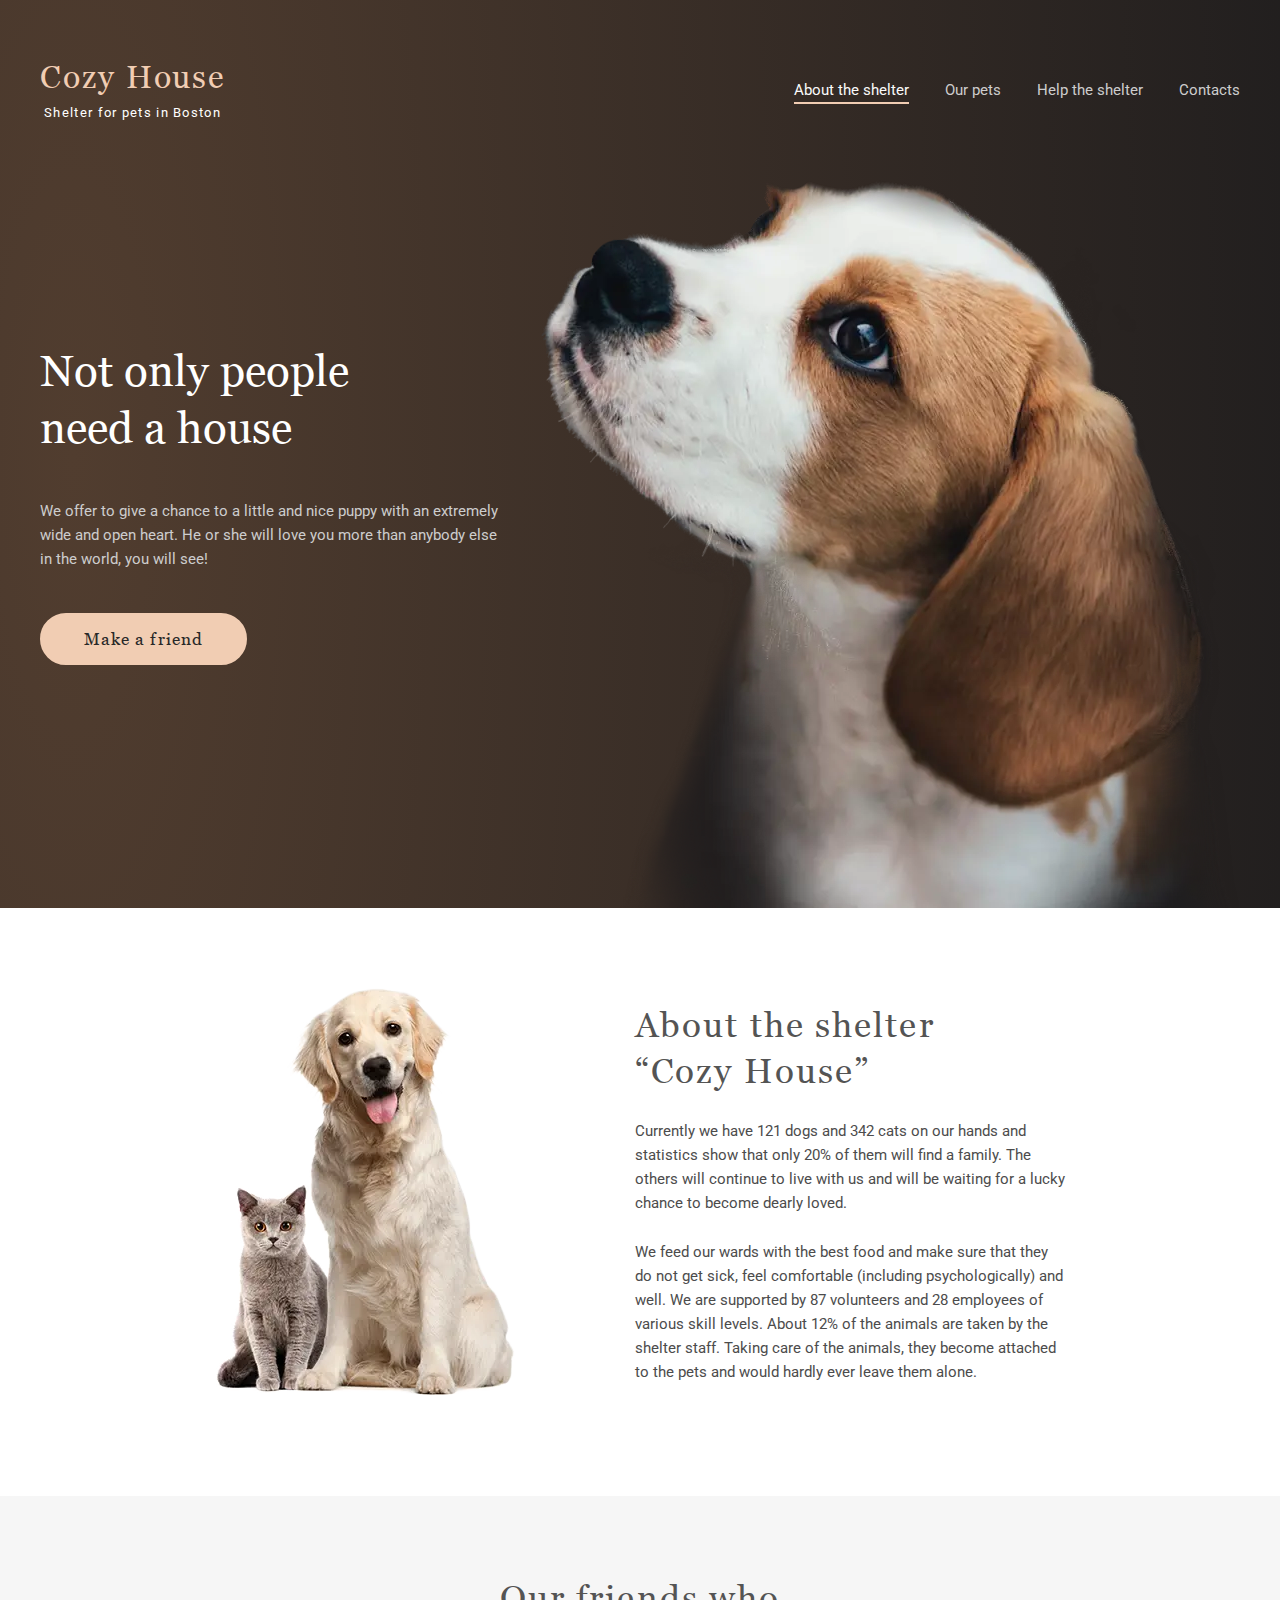
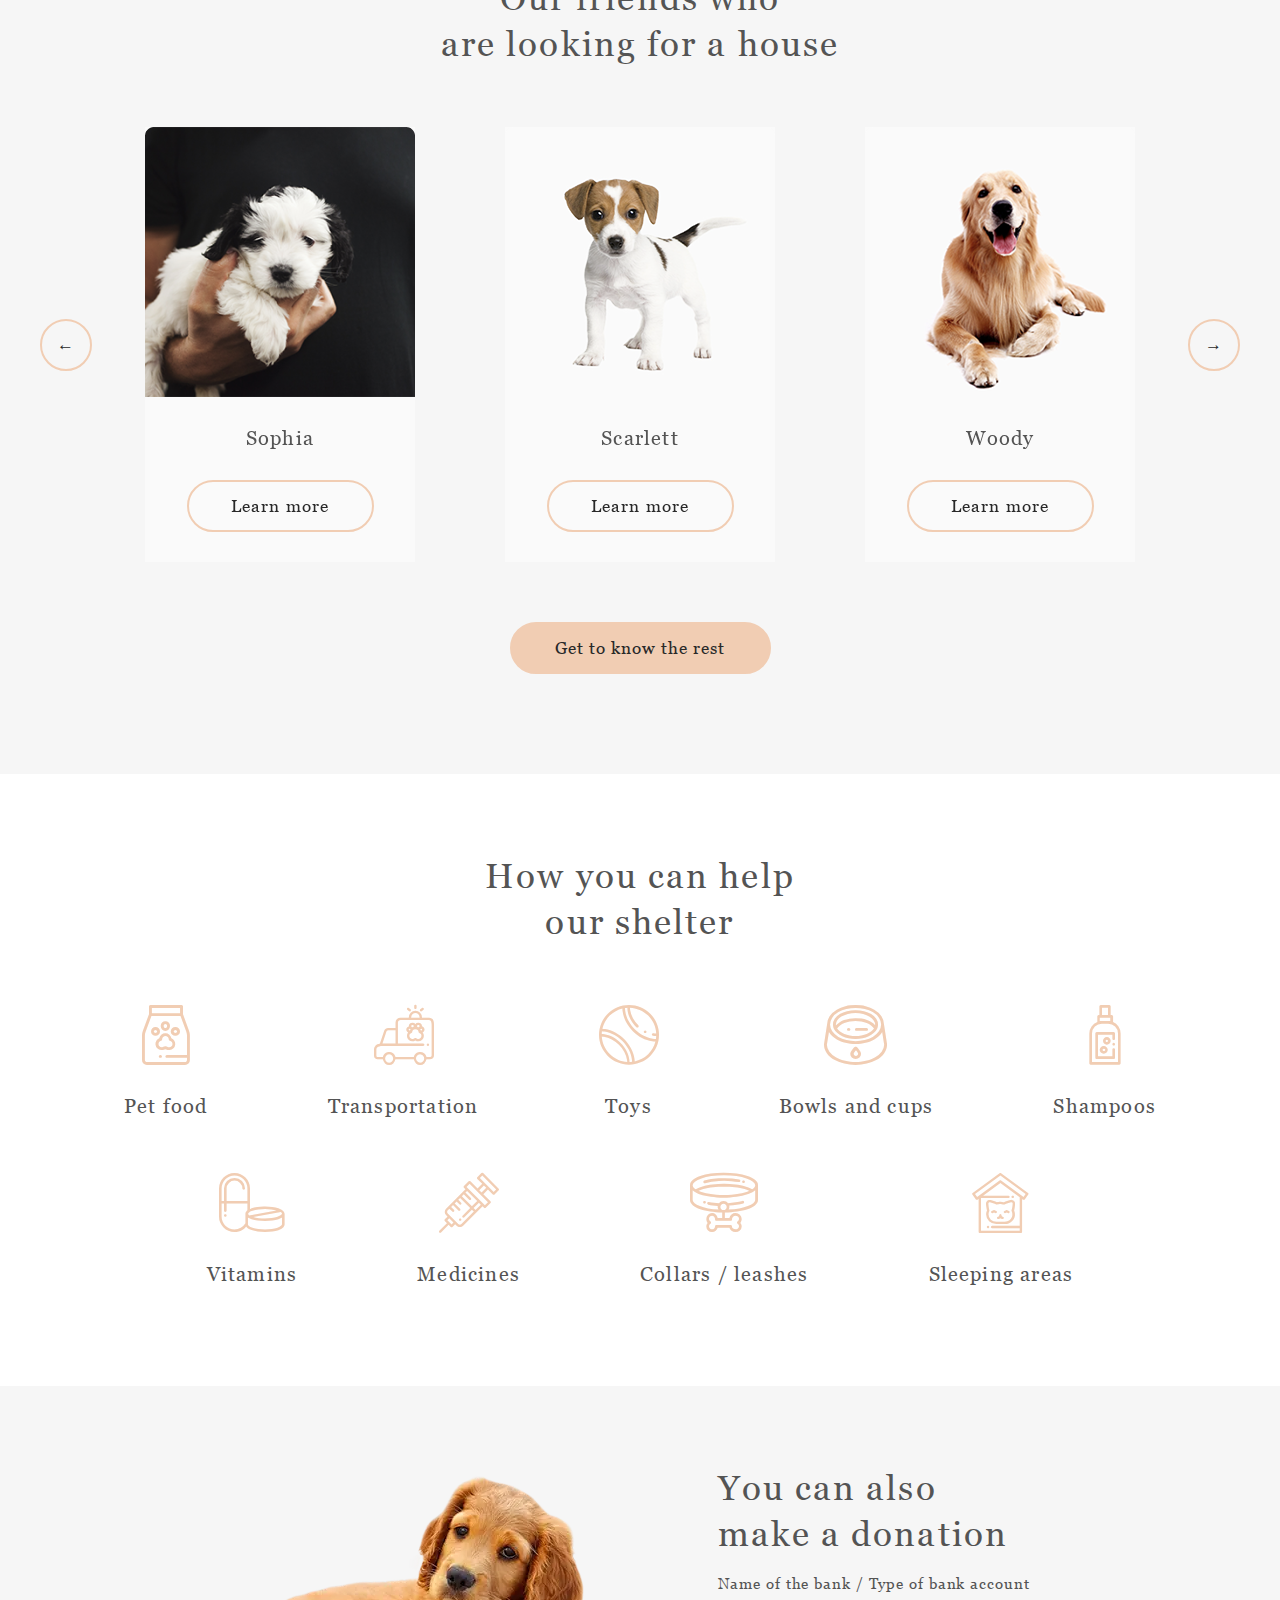
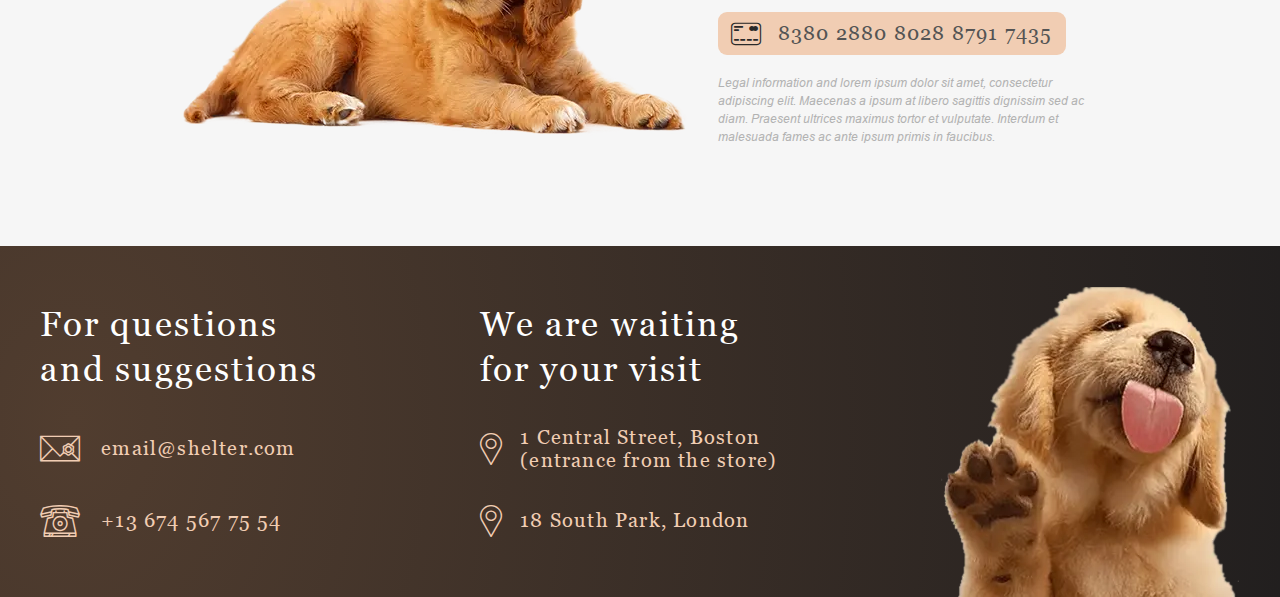
<file: index.html>
<!DOCTYPE html>
<html lang="ru">

<head>
	<title>About the shelter</title>
	<meta charset="UTF-8">
	<meta name="format-detection" content="telephone=no">
	<!-- <style>body{opacity: 0;}</style> -->
	<link rel="stylesheet" href="css/style.min.css?_v=20221209000028">
	<link rel="shortcut icon" href="favicon.ico">
	<!-- <meta name="robots" content="noindex, nofollow"> -->
	<meta name="viewport" content="width=device-width, initial-scale=1.0">
</head>

<body>
	<div class="wrapper">
		<main class="page main-page">
			<div class="general-bg-wrap">
				<header class="header">
					<div class="header__container">
						<a href="index.html" class="header__logo logo-header">
							<h1 class="logo-header__title">Cozy House</h1>
							<span class="logo-header__subtitle">Shelter for pets in Boston</span>
						</a>
						<div class="header__menu header-menu">
							<button type="button" class="header-menu__icon icon-menu"><span></span></button>
							<nav class="header-menu__body">
								<a href="index.html" class="header-menu__mobile-menu-logo logo-mobile-menu logo-header">
									<h2 class="logo-mobile-menu__title">Cozy House</h2>
									<span class="logo-mobile-menu__subtitle">Shelter for pets inBoston</span>
								</a>
								<ul class="header-menu__list">
									<li class="header-menu__item">
										<a href="index.html" class="header-menu__link header-menu__link_about">About the shelter</a>
									</li>
									<li class="header-menu__item">
										<a href="./our-friends.html" class="header-menu__link header-menu__link_pets">Our pets</a>
									</li>
									<li class="header-menu__item">
										<a href="index.html#help-section" class="header-menu__link header-menu__link_help">Help the shelter</a>
									</li>
									<li class="header-menu__item">
										<a href="#footer" class="header-menu__link header-menu__link_contacts">Contacts</a>
									</li>
								</ul>
							</nav>
						</div>
					</div>
				</header>
				<section class="not-only-section section">
					<div class="not-only-section__container">
						<div class="not-only-section__content-wrap">
							<h2 class="not-only-section__title">Not only people <br> need a house</h2>
							<p class="not-only-section__paragraph">We offer to give a chance to a little and nice puppy with an extremely wide and open heart. He or she will love you more than anybody else in the world, you will see!</p>
							<a href="#our-friends-section" class="not-only-section__button btn">Make a friend</a>
						</div>
					</div>
				</section>
			</div>
			<section id="about-section" class="about-section section">
				<div class="about-section__container">
					<div class="about-section__img-wrap">
						<picture><source srcset="img/about-section/about-section-pets.webp" type="image/webp"><img src="img/about-section/about-section-pets.png" alt="about-section-pets" class="about-section__img"></picture>
					</div>
					<div class="about-section__text-content-wrap">
						<h3 class="about-section__title">About the shelter “Cozy House”</h3>
						<p class="about-section__paragraph1">Currently we have 121 dogs and 342 cats on our hands and statistics show that only 20% of them will find a family. The others will continue to live with us and will be waiting for a lucky chance to become dearly loved.</p>
						<p class="about-section__paragraph2">We feed our wards with the best food and make sure that they do not get sick, feel comfortable (including psychologically) and well. We are supported by 87 volunteers and 28 employees of various skill levels. About 12% of the animals are taken by the shelter staff. Taking care of the animals, they become attached to the pets and would hardly ever leave them alone.</p>
					</div>
				</div>
			</section>
			<section id="our-friends-section" class="our-friends-section section">
				<div class="our-friends-section__container">
					<h3 class="our-friends-section__title">Our friends who <br>
						are looking for a house</h3>
					<div class="our-friends-section__slider-wrap friends-slider">
						<button class="friends-slider__controls friends-slider__controls_left swiper-button-prev">&larr;</button>
						<div class="friends-slider__view-window swiper-main-page swiper">
							<div class="friends-slider__items-inner-container  swiper-wrapper">

							</div>
						</div>
						<button class="friends-slider__controls friends-slider__controls_right swiper-button-next">&rarr;</button>
					</div>
					<a href="./our-friends.html" class="our-friends-section__know-rest-btn">Get to know the rest</a>
				</div>
			</section>
			<section id="help-section" class="help-section section">
				<div class="help-section__container">
					<h3 class="help-section__title">How you can help
						our shelter</h3>
					<div class="help-section__help-options-wrap help-options">
						<figure class="help-options__item">
							<div class="help-options__ico _icon-pet-food"></div>
							<figcaption class="help-options__text">Pet food</figcaption>
						</figure>
						<figure class="help-options__item">
							<div class="help-options__ico _icon-transportation"></div>
							<figcaption class="help-options__text">Transportation</figcaption>
						</figure>
						<figure class="help-options__item">
							<div class="help-options__ico _icon-toys"></div>
							<figcaption class="help-options__text">Toys</figcaption>
						</figure>
						<figure class="help-options__item">
							<div class="help-options__ico _icon-bowls-and-cups"></div>
							<figcaption class="help-options__text">Bowls and cups</figcaption>
						</figure>
						<figure class="help-options__item">
							<div class="help-options__ico _icon-shampoos"></div>
							<figcaption class="help-options__text">Shampoos</figcaption>
						</figure>
						<figure class="help-options__item">
							<div class="help-options__ico _icon-vitamins"></div>
							<figcaption class="help-options__text">Vitamins</figcaption>
						</figure>
						<figure class="help-options__item">
							<div class="help-options__ico _icon-medicines"></div>
							<figcaption class="help-options__text">Medicines</figcaption>
						</figure>
						<figure class="help-options__item">
							<div class="help-options__ico _icon-collars-or-leashes"></div>
							<figcaption class="help-options__text">Collars / leashes</figcaption>
						</figure>
						<figure class="help-options__item">
							<div class="help-options__ico _icon-sleeping-area"></div>
							<figcaption class="help-options__text">Sleeping areas</figcaption>
						</figure>
					</div>
				</div>
			</section>
			<section class="in-addiction-section section">
				<div class="in-addiction-section__container">
					<div class="in-addiction-section__img-wrap">
						<picture><source srcset="img/in-addiction-section/donation-dog.webp" type="image/webp"><img src="img/in-addiction-section/donation-dog.png" alt="donation-dog" class="in-addiction-section__img"></picture>
					</div>
					<div class="in-addiction-section__text-content-wrap">
						<h3 class="in-addiction-section__title">You can also <br> make a donation</h3>
						<p class="in-addiction-section__subtitle">Name of the bank / Type of bank account</p>
						<a href="" class="in-addiction-section__card-number _icon-credit-card">8380 2880 8028 8791 7435</a>
						<p class="in-addiction-section__legal-iformation">Legal information and lorem ipsum dolor sit amet, consectetur adipiscing elit. Maecenas a ipsum at libero sagittis dignissim sed ac diam. Praesent ultrices maximus tortor et vulputate. Interdum et malesuada fames ac ante ipsum primis in faucibus.</p>
					</div>
				</div>
			</section>
		</main>
		<footer id="footer" class="footer">
			<div class="footer__container">
				<div class="footer__contact-details-wrap contact-details">
					<h3 class="contact-details__title">For questions and suggestions</h3>
					<a href="mailto:email@shelter.com" class="contact-details__email _icon-mail">email@shelter.com</a>
					<a href="tel:+136745677554" class="contact-details__phone _icon-phone">+13 674 567 75 54</a>
				</div>
				<div class="footer__visit-details-wrap visit-details">
					<h3 class="visit-details__title">We are waiting for your visit</h3>
					<a href="https://goo.gl/maps/MtNjHkk12u7urZkf8" class="visit-details__boston-address _icon-location-pin">1 Central Street, Boston (entrance from the store)</a>
					<a href="https://goo.gl/maps/UMFUseGjXGKc76sV7" class="visit-details__london-address _icon-location-pin">18 South Park, London </a>
				</div>
			</div>
		</footer>
	</div>

	<div id="friend-card-popup" aria-hidden="true" class="popup">
		<div class="popup__wrapper">
			<div class="popup__content">
				ERROR: content don't rendered;
			</div>
		</div>
	</div>


	<script src="js/app.min.js?_v=20221209000028"></script>
</body>

</html>
</file>
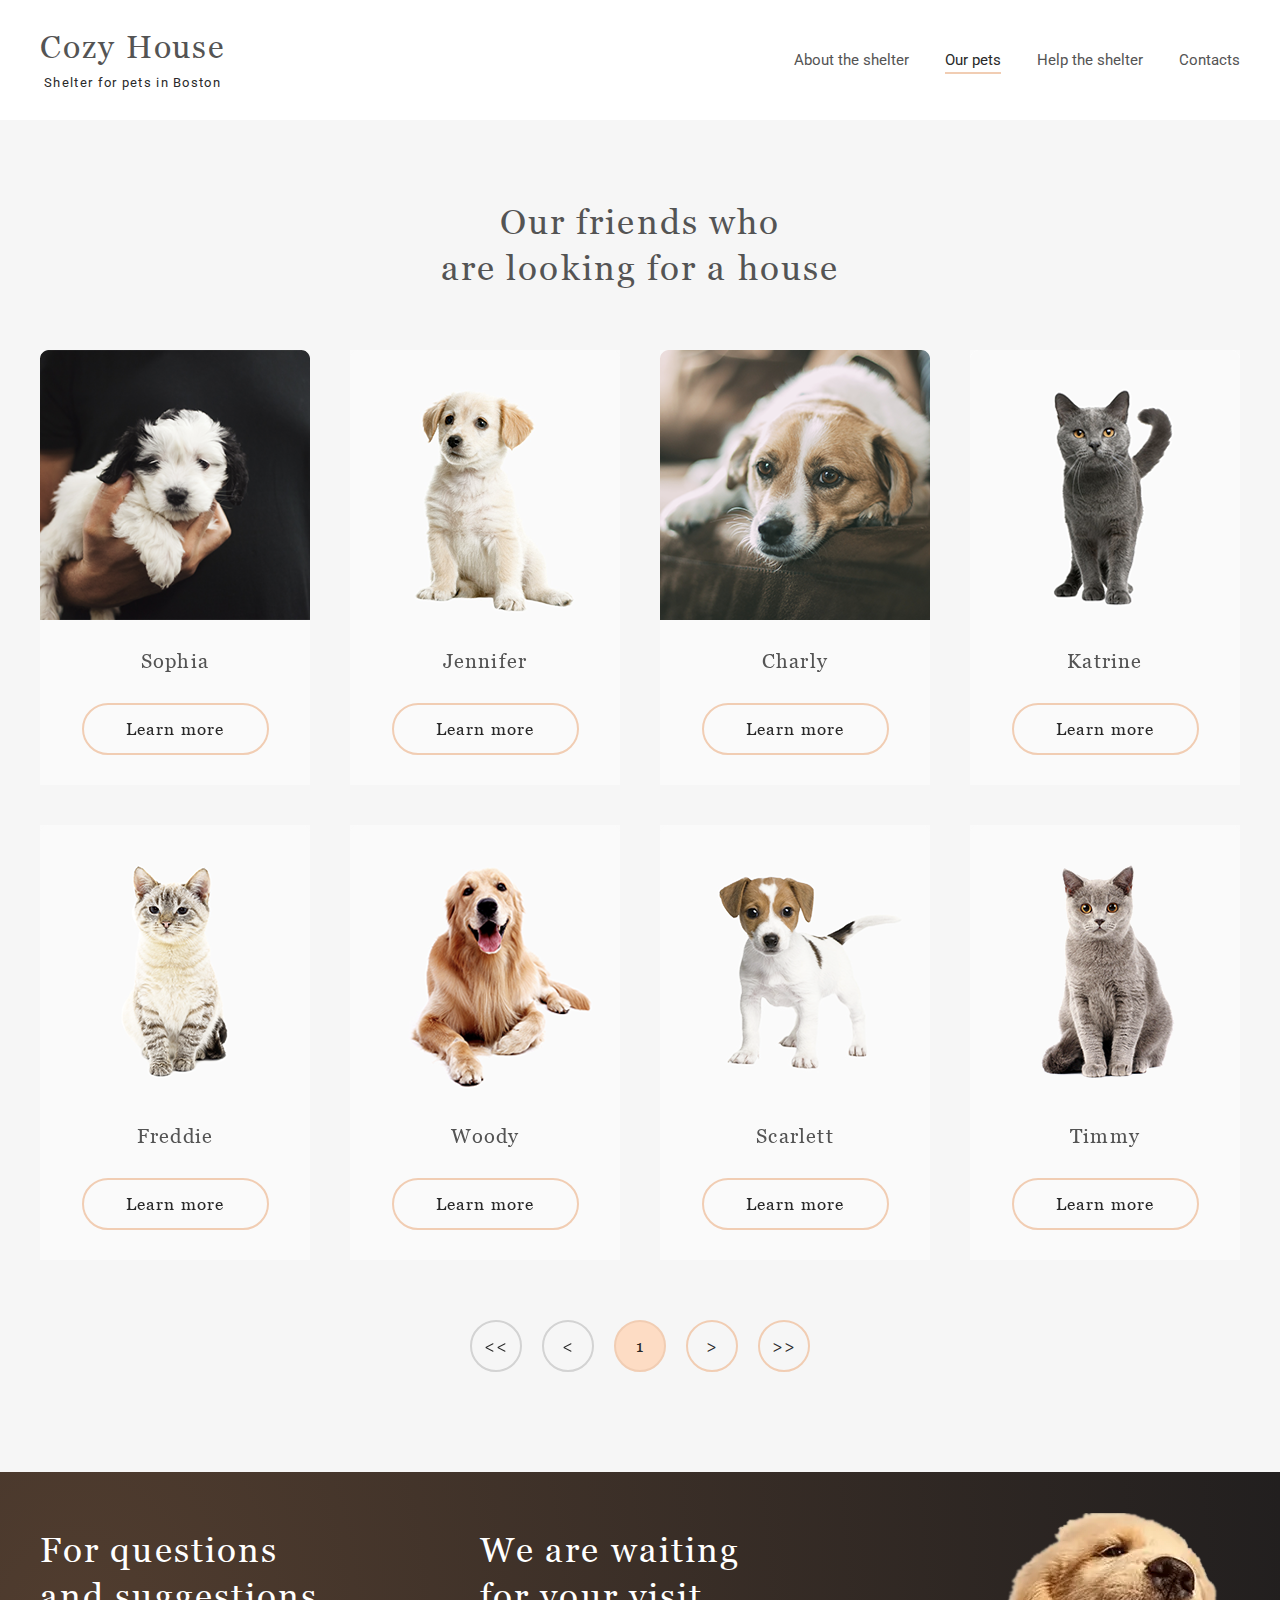
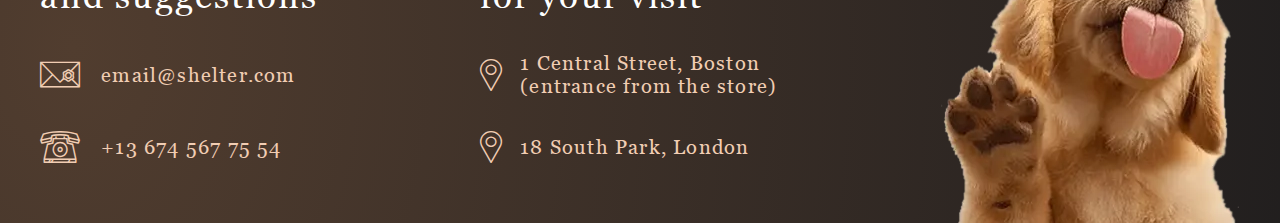
<file: our-friends.html>
<!DOCTYPE html>
<html lang="ru">

<head>
	<title>Our friends</title>
	<meta charset="UTF-8">
	<meta name="format-detection" content="telephone=no">
	<!-- <style>body{opacity: 0;}</style> -->
	<link rel="stylesheet" href="css/style.min.css?_v=20221209000028">
	<link rel="shortcut icon" href="favicon.ico">
	<!-- <meta name="robots" content="noindex, nofollow"> -->
	<meta name="viewport" content="width=device-width, initial-scale=1.0">
</head>

<body>
	<div class="wrapper">
		<main class="page pets-page">
			<header class="header">
				<div class="header__container">
					<a href="index.html" class="header__logo logo-header">
						<h1 class="logo-header__title">Cozy House</h1>
						<span class="logo-header__subtitle">Shelter for pets in Boston</span>
					</a>
					<div class="header__menu header-menu">
						<button type="button" class="header-menu__icon icon-menu"><span></span></button>
						<nav class="header-menu__body">
							<a href="index.html" class="header-menu__mobile-menu-logo logo-mobile-menu logo-header">
								<h2 class="logo-mobile-menu__title">Cozy House</h2>
								<span class="logo-mobile-menu__subtitle">Shelter for pets inBoston</span>
							</a>
							<ul class="header-menu__list">
								<li class="header-menu__item">
									<a href="index.html" class="header-menu__link header-menu__link_about">About the shelter</a>
								</li>
								<li class="header-menu__item">
									<a href="./our-friends.html" class="header-menu__link header-menu__link_pets">Our pets</a>
								</li>
								<li class="header-menu__item">
									<a href="index.html#help-section" class="header-menu__link header-menu__link_help">Help the shelter</a>
								</li>
								<li class="header-menu__item">
									<a href="#footer" class="header-menu__link header-menu__link_contacts">Contacts</a>
								</li>
							</ul>
						</nav>
					</div>
				</div>
			</header>
			<section class="our-friends-section section">
				<div class="our-friends-section__container">
					<h3 class="our-friends-section__tittle">Our friends who <br>
						are looking for a house</h3>
					<div class="our-friends-section__slider-wrap friends-slider">
						<div class="friends-slider__view-window swiper-pets-page swiper">
							<div class="friends-slider__items-inner-container swiper-wrapper">

							</div>
						</div>
						<div class="friends-slider__controls-wrap">
							<button class="friends-slider__controls friends-slider__controls_to-first">&lt;&lt;</button>
							<button class="friends-slider__controls friends-slider__controls_prev swiper-button-prev">&lt;</button>
							<output class="friends-slider__controls friends-slider__controls_output">1</output>
							<button class="friends-slider__controls friends-slider__controls_next swiper-button-next">&gt;</button>
							<button class="friends-slider__controls friends-slider__controls_to-last">&gt;&gt;</button>
						</div>
					</div>
				</div>
			</section>
		</main>
		<footer id="footer" class="footer">
			<div class="footer__container">
				<div class="footer__contact-details-wrap contact-details">
					<h3 class="contact-details__title">For questions and suggestions</h3>
					<a href="mailto:email@shelter.com" class="contact-details__email _icon-mail">email@shelter.com</a>
					<a href="tel:+136745677554" class="contact-details__phone _icon-phone">+13 674 567 75 54</a>
				</div>
				<div class="footer__visit-details-wrap visit-details">
					<h3 class="visit-details__title">We are waiting for your visit</h3>
					<a href="https://goo.gl/maps/MtNjHkk12u7urZkf8" class="visit-details__boston-address _icon-location-pin">1 Central Street, Boston (entrance from the store)</a>
					<a href="https://goo.gl/maps/UMFUseGjXGKc76sV7" class="visit-details__london-address _icon-location-pin">18 South Park, London </a>
				</div>
			</div>
		</footer>
	</div>

	<div id="friend-card-popup" aria-hidden="true" class="popup">
		<div class="popup__wrapper">
			<div class="popup__content">
				ERROR: content don't rendered;
			</div>
		</div>
	</div>


	<script src="js/app.min.js?_v=20221209000028"></script>
</body>

</html>
</file>
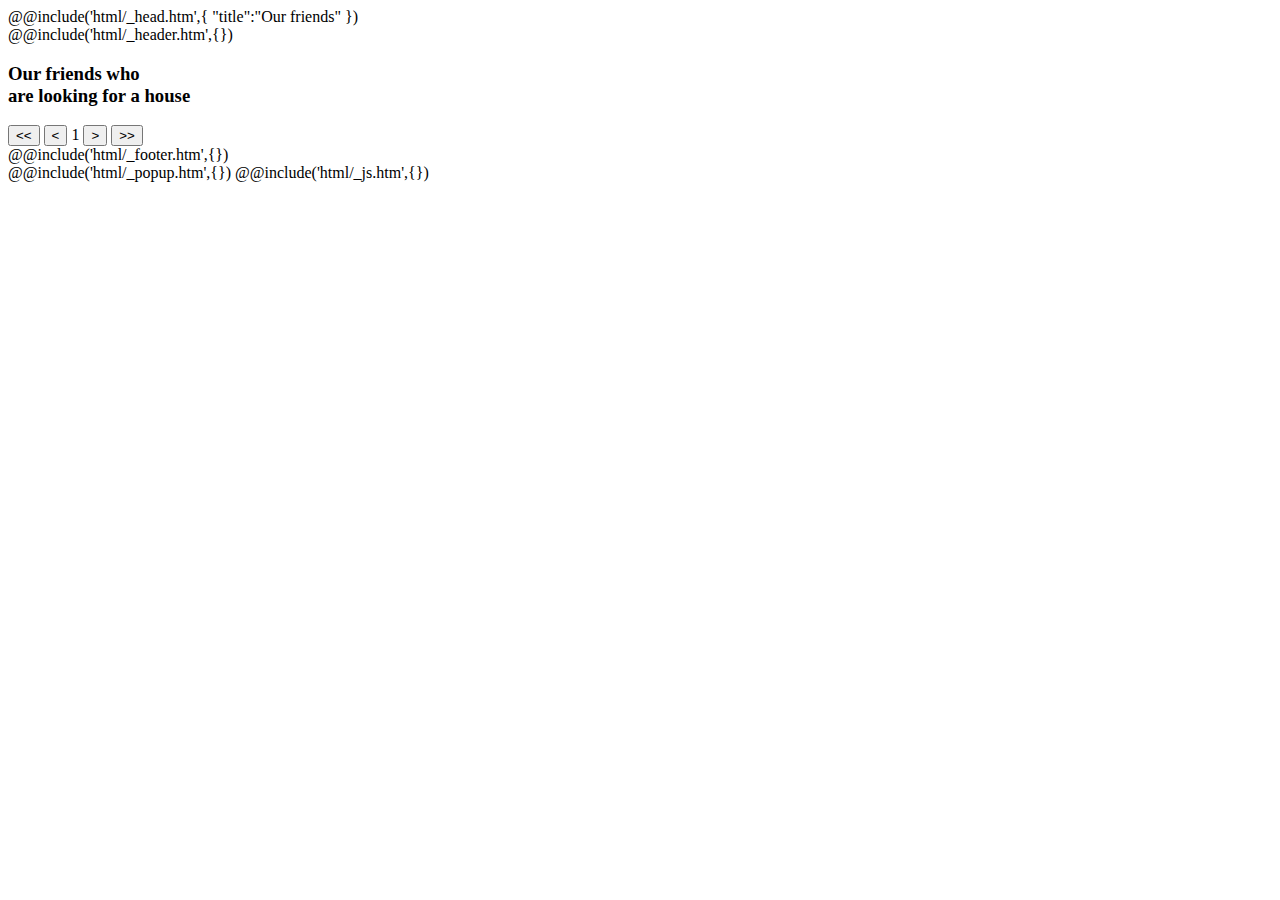
<file: src/our-friends.html>
<!DOCTYPE html>
<html lang="ru">
	@@include('html/_head.htm',{
	"title":"Our friends"
	})
	<body>
		<div class="wrapper">
			<main class="page pets-page">
				@@include('html/_header.htm',{})
				<section class="our-friends-section section">
					<div class="our-friends-section__container">
						<h3 class="our-friends-section__tittle">Our friends who <br>
							are looking for a house</h3>
						<div class="our-friends-section__slider-wrap friends-slider">
							<div class="friends-slider__view-window swiper-pets-page swiper">
								<div class="friends-slider__items-inner-container swiper-wrapper">
									
								</div>
							</div>
							<div class="friends-slider__controls-wrap">
								<button class="friends-slider__controls friends-slider__controls_to-first">&lt;&lt;</button>
								<button class="friends-slider__controls friends-slider__controls_prev swiper-button-prev">&lt;</button>
								<output class="friends-slider__controls friends-slider__controls_output">1</output>
								<button class="friends-slider__controls friends-slider__controls_next swiper-button-next">&gt;</button>
								<button class="friends-slider__controls friends-slider__controls_to-last">&gt;&gt;</button>
							</div>
						</div>
					</div>
				</section>
			</main>
			@@include('html/_footer.htm',{})
		</div>
		@@include('html/_popup.htm',{})
		@@include('html/_js.htm',{})
	</body>
</html>
</file>
<file: css/style.min.css>
@charset "UTF-8";@import url('https://fonts.googleapis.com/css2?family=Open+Sans:ital@0; 1&display=swap');@import url(https://fonts.googleapis.com/css2?family=Roboto:ital@0;1&display=swap);@font-face{font-family:Arial;font-display:swap;src:url(../fonts/Arial-Italic.woff2) format("woff2"),url(../fonts/Arial-Italic.woff) format("woff");font-weight:400;font-style:normal}@font-face{font-family:ArialRegular;font-display:swap;src:url(../fonts/ArialRegular.woff2) format("woff2"),url(../fonts/ArialRegular.woff) format("woff");font-weight:400;font-style:normal}@font-face{font-family:Georgia;font-display:swap;src:url(../fonts/Georgia-Bold.woff2) format("woff2"),url(../fonts/Georgia-Bold.woff) format("woff");font-weight:700;font-style:normal}@font-face{font-family:Georgia;font-display:swap;src:url(../fonts/Georgia-Italic.woff2) format("woff2"),url(../fonts/Georgia-Italic.woff) format("woff");font-weight:400;font-style:normal}@font-face{font-family:Georgia;font-display:swap;src:url(../fonts/Georgia.woff2) format("woff2"),url(../fonts/Georgia.woff) format("woff");font-weight:400;font-style:normal}@font-face{font-family:icons;font-display:swap;src:url(../fonts/icons.woff2) format("woff2"),url(../fonts/icons.woff) format("woff");font-weight:400;font-style:normal}[class*=_icon-]:before{font-family:icons;font-style:normal;font-weight:400;font-variant:normal;text-transform:none;line-height:1;-webkit-font-smoothing:antialiased;-moz-osx-font-smoothing:grayscale}[class*=_icon-]:before{display:inline-block}._icon-collars-or-leashes:before{content:"\e900"}._icon-bowls-and-cups:before{content:"\e901"}._icon-credit-card:before{content:"\e902"}._icon-location-pin:before{content:"\e903"}._icon-mail:before{content:"\e904"}._icon-medicines:before{content:"\e905"}._icon-pet-food:before{content:"\e906"}._icon-phone:before{content:"\e907"}._icon-shampoos:before{content:"\e908"}._icon-sleeping-area:before{content:"\e909"}._icon-toys:before{content:"\e90a"}._icon-transportation:before{content:"\e90b"}._icon-vitamins:before{content:"\e90c"}*{padding:0;margin:0;border:0}*,:after,:before{-webkit-box-sizing:border-box;box-sizing:border-box}body,html{height:100%;min-width:320px}body{color:#4c4c4c;line-height:1;font-family:Roboto,sans-serif;font-size:.9375rem;-ms-text-size-adjust:100%;-moz-text-size-adjust:100%;-webkit-text-size-adjust:100%;-webkit-font-smoothing:antialiased;-moz-osx-font-smoothing:grayscale}button,input,textarea{font-family:Roboto,sans-serif;font-size:inherit}button{cursor:pointer;color:inherit;background-color:inherit}a{color:inherit}a:link,a:visited{text-decoration:none}a:hover{text-decoration:none}ul li{list-style:none}img{vertical-align:top}h1,h2,h3,h4,h5,h6{font-weight:inherit;font-size:inherit}body{font-weight:400}.lock body{overflow:hidden;-ms-touch-action:none;touch-action:none}.wrapper{min-height:100%;display:-webkit-box;display:-ms-flexbox;display:flex;-webkit-box-orient:vertical;-webkit-box-direction:normal;-ms-flex-direction:column;flex-direction:column;overflow:hidden}.wrapper>main{-webkit-box-flex:1;-ms-flex:1 1 auto;flex:1 1 auto}.wrapper>*{min-width:0}[class*=__container]{margin:0 auto;max-width:75rem;-webkit-box-sizing:content-box;box-sizing:content-box}body::after{content:"";background-color:rgba(0,0,0,.5);position:fixed;width:100%;height:100%;top:0;left:0;opacity:0;-webkit-transition:opacity .8s ease 0s;-o-transition:opacity .8s ease 0s;transition:opacity .8s ease 0s;pointer-events:none;z-index:1}body.popup-show::after{opacity:1}.popup{position:fixed;top:0;left:0;bottom:0;right:0;padding:30px 10px;-webkit-transition:visibility .8s ease 0s;-o-transition:visibility .8s ease 0s;transition:visibility .8s ease 0s;visibility:hidden;pointer-events:none}.popup_show{z-index:150;visibility:visible;overflow:auto;pointer-events:auto}.popup_show .popup__content{visibility:visible;-webkit-transform:scale(1);-ms-transform:scale(1);transform:scale(1)}.popup__wrapper{display:-webkit-box;display:-ms-flexbox;display:flex;-webkit-box-orient:vertical;-webkit-box-direction:normal;-ms-flex-direction:column;flex-direction:column;-webkit-box-pack:center;-ms-flex-pack:center;justify-content:center;-webkit-box-align:center;-ms-flex-align:center;align-items:center;min-height:100%;-webkit-box-flex:1;-ms-flex:1 1 auto;flex:1 1 auto;width:100%}.popup__content{visibility:hidden;-webkit-transform:scale(0);-ms-transform:scale(0);transform:scale(0);-webkit-transition:-webkit-transform .3s ease 0s;transition:-webkit-transform .3s ease 0s;-o-transition:transform .3s ease 0s;transition:transform .3s ease 0s;transition:transform .3s ease 0s,-webkit-transform .3s ease 0s;background-color:#fafafa;padding:0;width:100%;border-radius:9px}.lock .popup__content{visibility:visible}.popup__content{max-width:900px;min-height:338px;display:-webkit-box;display:-ms-flexbox;display:flex;-webkit-box-pack:center;-ms-flex-pack:center;justify-content:center}.popup__close{position:absolute;top:-52px;right:-42px;width:52px;height:52px;background-color:transparent;border:2px solid #f1cdb3;-webkit-box-sizing:border-box;box-sizing:border-box;border-radius:100px}.popup__close:hover{background-color:#f1cdb3}.popup__img-warp{-webkit-box-flex:1;-ms-flex:1 1 55.5%;flex:1 1 55.5%;display:-webkit-box;display:-ms-flexbox;display:flex;-webkit-box-pack:center;-ms-flex-pack:center;justify-content:center;-webkit-box-align:center;-ms-flex-align:center;align-items:center;border-radius:9px 0 0 9px;overflow:hidden}.popup__img{width:100%}.popup__text-wrap{-webkit-box-flex:1;-ms-flex:1 1 44.5%;flex:1 1 44.5%;display:-webkit-box;display:-ms-flexbox;display:flex;-webkit-box-orient:vertical;-webkit-box-direction:normal;-ms-flex-direction:column;flex-direction:column;padding:5.55% 2.22% 5.55% 3.22%}.popup__nickname{font-family:Georgia;font-style:normal;font-weight:400;font-size:35px;line-height:130%;letter-spacing:.06em;color:#000}.popup__breed{margin-top:10px;font-family:Georgia;font-style:normal;font-weight:400;font-size:20px;line-height:115%;letter-spacing:.06em;color:#000}.popup__description,.popup__parameters-list{margin-top:12%;font-family:Georgia;font-style:normal;font-weight:400;font-size:.9375rem;line-height:110%;letter-spacing:.06em;color:#000}.popup__parameters-item:not(:last-child){margin-bottom:3%}.popup__parameters-item::before{content:"";display:inline-block;margin-right:10px;width:.25rem;height:.25rem;border-radius:50%;background-color:#f1cdb3;vertical-align:middle}[class*=-ibg]{position:relative}[class*=-ibg] img{position:absolute;width:100%;height:100%;top:0;left:0;-o-object-fit:cover;object-fit:cover}[class*=-ibg_contain] img{-o-object-fit:contain;object-fit:contain}html{scroll-behavior:smooth}.section{padding:80px 0 100px 0}.about-section__title,.contact-details__email,.contact-details__phone,.contact-details__title,.friend-card__learn-btn,.friend-card__title,.help-options__text,.help-section__title,.in-addiction-section__card-number,.in-addiction-section__subtitle,.in-addiction-section__title,.logo-header__title,.logo-mobile-menu__title,.main-page .friends-slider__controls,.not-only-section__button,.not-only-section__title,.our-friends-section__know-rest-btn,.our-friends-section__title,.pets-page .friends-slider__controls,.pets-page .our-friends-section__tittle,.visit-details__boston-address,.visit-details__london-address,.visit-details__title{font-family:Georgia;font-style:normal;font-weight:400}.logo-header__title,.logo-mobile-menu__title{font-size:32px;line-height:110%;letter-spacing:.06em}.not-only-section__title{font-size:2.75rem;line-height:130%}.about-section__title,.contact-details__title,.help-section__title,.in-addiction-section__title,.our-friends-section__title,.pets-page .our-friends-section__tittle,.visit-details__title{font-size:2.1875rem;line-height:130%;letter-spacing:.06em}.contact-details__email,.contact-details__phone,.help-options__text,.in-addiction-section__card-number,.pets-page .friends-slider__controls,.visit-details__boston-address,.visit-details__london-address{font-size:1.25rem;line-height:115%}.in-addiction-section__subtitle{font-size:.9375rem;line-height:110%}.about-section__paragraph1,.about-section__paragraph2,.header-menu__link,.logo-header__subtitle,.logo-mobile-menu__subtitle,.not-only-section__paragraph{font-family:Roboto,sans-serif;font-style:normal;font-weight:400;line-height:160%}.logo-header__subtitle,.logo-mobile-menu__subtitle{font-size:13px;line-height:15px;letter-spacing:.1em}.about-section__paragraph1,.about-section__paragraph2,.header-menu__link,.not-only-section__paragraph{font-size:.9375rem}.friend-card__learn-btn,.main-page .friends-slider__controls,.not-only-section__button,.our-friends-section__know-rest-btn,.pets-page .friends-slider__controls{font-size:1.0625rem;line-height:130%;letter-spacing:.06em}.friend-card__title{font-size:20px;line-height:115%;letter-spacing:.06em}.in-addiction-section__legal-iformation{font-family:Arial;font-style:italic;font-weight:400;font-size:.75rem;line-height:150%}.friend-card__learn-btn,.main-page .friends-slider__controls,.not-only-section__button,.our-friends-section__know-rest-btn,.pets-page .friends-slider__controls{display:-webkit-box;display:-ms-flexbox;display:flex;-webkit-box-pack:center;-ms-flex-pack:center;justify-content:center;-webkit-box-align:center;-ms-flex-align:center;align-items:center;padding:.625rem 1.875rem;border-radius:100px;border:2px solid #f1cdb3;-webkit-box-sizing:border-box;box-sizing:border-box;-webkit-transition:all .3s linear;-o-transition:all .3s linear;transition:all .3s linear;color:#292929}.friend-card__learn-btn:hover,.main-page .friends-slider__controls:hover,.not-only-section__button:hover,.our-friends-section__know-rest-btn:hover,.pets-page .friends-slider__controls:hover{background-color:#fddcc4}.friend-card__learn-btn :active,.friend-card__learn-btn :focus,.main-page .friends-slider__controls :active,.main-page .friends-slider__controls :focus,.not-only-section__button :active,.not-only-section__button :focus,.our-friends-section__know-rest-btn :active,.our-friends-section__know-rest-btn :focus,.pets-page .friends-slider__controls :active,.pets-page .friends-slider__controls :focus{-webkit-transform:scale(.95);-ms-transform:scale(.95);transform:scale(.95)}.not-only-section__button,.our-friends-section__know-rest-btn{background-color:#f1cdb3}.friend-card__learn-btn,.main-page .friends-slider__controls,.pets-page .friends-slider__controls{background-color:transparent}.btn_unactive,.swiper-button-disabled{-webkit-filter:grayscale(1);filter:grayscale(1);pointer-events:none}.friend-card{width:100%;max-width:270px;height:100%;max-height:435px;padding:0 0 1.875rem 0;display:-webkit-box;display:-ms-flexbox;display:flex;-webkit-box-orient:vertical;-webkit-box-direction:normal;-ms-flex-direction:column;flex-direction:column;-webkit-box-align:center;-ms-flex-align:center;align-items:center;row-gap:30px;background-color:#fafafa;-webkit-transition:all .3s linear;-o-transition:all .3s linear;transition:all .3s linear}.friend-card:hover{cursor:pointer;-webkit-transform:scale(.95);-ms-transform:scale(.95);transform:scale(.95);-webkit-box-shadow:0 5px 10px 2px rgba(34,60,80,.2);box-shadow:0 5px 10px 2px rgba(34,60,80,.2)}.friend-card:hover>button{background-color:#fddcc4}.friend-card__img{margin:0 auto;max-width:100%}.friend-card__title{letter-spacing:.06em;color:#545454}.friend-card__learn-btn{width:69.26%;max-width:187px;height:52px}.header{display:-webkit-box;display:-ms-flexbox;display:flex;-webkit-box-align:center;-ms-flex-align:center;align-items:center;height:11.25rem}.header::after{content:"";background-color:rgba(0,0,0,.5);position:fixed;width:100%;height:100%;top:0;left:0;opacity:0;-webkit-transition:opacity .8s ease 0s;-o-transition:opacity .8s ease 0s;transition:opacity .8s ease 0s;pointer-events:none;z-index:1}.menu-open .header::after{opacity:1}.main-page .header{background-color:transparent}.pets-page .header{position:fixed;z-index:2;width:100%;height:120px;background-color:#fff}.header__container{-webkit-box-flex:1;-ms-flex:1 1 auto;flex:1 1 auto;display:-webkit-box;display:-ms-flexbox;display:flex;-webkit-box-pack:justify;-ms-flex-pack:justify;justify-content:space-between;-webkit-box-align:center;-ms-flex-align:center;align-items:center}.header__logo{margin-right:2.5rem}.menu-open .header__logo{opacity:0;pointer-events:none}.logo-header{max-width:11.625rem;display:-webkit-box;display:-ms-flexbox;display:flex;-webkit-box-orient:vertical;-webkit-box-direction:normal;-ms-flex-direction:column;flex-direction:column;-webkit-box-align:center;-ms-flex-align:center;align-items:center;row-gap:.625rem;-webkit-transition:all .3s linear;-o-transition:all .3s linear;transition:all .3s linear}.logo-header:hover{-webkit-filter:drop-shadow(2px 4px 6px #000);filter:drop-shadow(2px 4px 6px #000)}.main-page .logo-header__title{color:#f1cdb3}.pets-page .logo-header__title{color:#545454}.main-page .logo-header__subtitle{color:#fff}.pets-page .logo-header__subtitle{color:#292929}.logo-mobile-menu__title{color:#f1cdb3}.logo-mobile-menu__subtitle{color:#fff}.header-menu__mobile-menu-logo{display:none}.header-menu__list{display:-webkit-box;display:-ms-flexbox;display:flex;-webkit-box-align:center;-ms-flex-align:center;align-items:center;-webkit-box-pack:end;-ms-flex-pack:end;justify-content:flex-end;-ms-flex-wrap:wrap;flex-wrap:wrap;row-gap:5px;-webkit-column-gap:2.25rem;-moz-column-gap:2.25rem;column-gap:2.25rem}.header-menu__link{-webkit-transition:all .3s linear;-o-transition:all .3s linear;transition:all .3s linear}.main-page .header-menu__link{color:#cdcdcd}.main-page .header-menu__link:hover{color:#fafafa}.pets-page .header-menu__link{color:#545454}.pets-page .header-menu__link:hover{color:#292929}.main-page .header-menu__link_about{color:#fafafa}.pets-page .header-menu__link_pets{color:#292929}.main-page .header-menu__link_about,.pets-page .header-menu__link_pets{position:relative}.main-page .header-menu__link_about::after,.pets-page .header-menu__link_pets::after{content:"";height:2px;position:absolute;left:0;right:0;bottom:-5px;background:#f1cdb3}.icon-menu{display:none}.general-bg-wrap{background:-o-radial-gradient(5.73% 50%,110.67% 538.64%,#513d2f 0,#1a1a1c 100%),#211f20;background:radial-gradient(110.67% 538.64% at 5.73% 50%,#513d2f 0,#1a1a1c 100%),#211f20}.no-webp .not-only-section{background:url(../img/not-only-section/start-screen-puppy.png) right 7% bottom 0/698px 728px no-repeat}.not-only-section{min-height:728px}.not-only-section__content-wrap{margin:83px 0 0 0;max-width:28.75rem;display:-webkit-box;display:-ms-flexbox;display:flex;-webkit-box-orient:vertical;-webkit-box-direction:normal;-ms-flex-direction:column;flex-direction:column;row-gap:42px}.not-only-section__title{color:#fff}.not-only-section__paragraph{color:#cdcdcd}.not-only-section__button{width:12.9375rem;height:3.25rem}.about-section{background-color:#fff}.about-section__container{display:-webkit-box;display:-ms-flexbox;display:flex;-webkit-box-pack:center;-ms-flex-pack:center;justify-content:center;-webkit-column-gap:10%;-moz-column-gap:10%;column-gap:10%}.about-section__img{max-width:100%}.about-section__text-content-wrap{margin-top:15px;max-width:26.875rem;display:-webkit-box;display:-ms-flexbox;display:flex;-webkit-box-orient:vertical;-webkit-box-direction:normal;-ms-flex-direction:column;flex-direction:column;row-gap:25px}.about-section__title{max-width:23.125rem;letter-spacing:.06em;color:#545454}.about-section__paragraph1,.about-section__paragraph2{color:#4c4c4c}.our-friends-section{background-color:#f6f6f6}.our-friends-section__title{max-width:25rem;margin:0 auto;text-align:center;letter-spacing:.06em;color:#545454}.our-friends-section__slider-wrap{margin-top:60px}.our-friends-section__know-rest-btn{margin:60px auto 0;width:16.3125rem;height:3.25rem}.main-page .friends-slider{display:-webkit-box;display:-ms-flexbox;display:flex;-webkit-box-pack:justify;-ms-flex-pack:justify;justify-content:space-between;-webkit-box-align:center;-ms-flex-align:center;align-items:center;-webkit-column-gap:12px;-moz-column-gap:12px;column-gap:12px}.main-page .friends-slider__controls{position:relative;top:0;left:0;padding:0;width:52px;height:52px;border-radius:100px}.main-page .friends-slider__view-window{width:100%;max-width:990px;height:auto}.help-section{background-color:#fff}.help-section__title{max-width:19.375rem;margin:0 auto;text-align:center;letter-spacing:.06em;color:#545454}.help-section__help-options-wrap{margin:60px auto 0;display:-webkit-box;display:-ms-flexbox;display:flex;-webkit-box-pack:center;-ms-flex-pack:center;justify-content:center;-webkit-box-align:center;-ms-flex-align:center;align-items:center;-ms-flex-wrap:wrap;flex-wrap:wrap;-webkit-column-gap:10%;-moz-column-gap:10%;column-gap:10%;row-gap:55px}.help-options__item{display:-webkit-box;display:-ms-flexbox;display:flex;-webkit-box-orient:vertical;-webkit-box-direction:normal;-ms-flex-direction:column;flex-direction:column;-webkit-box-align:center;-ms-flex-align:center;align-items:center;row-gap:30px}.help-options__ico{display:-webkit-box;display:-ms-flexbox;display:flex;-webkit-box-pack:center;-ms-flex-pack:center;justify-content:center;-webkit-box-align:center;-ms-flex-align:center;align-items:center}.help-options__ico::before{font-size:3.75rem;color:#f1cdb3}.help-options__text{letter-spacing:.06em;color:#545454}.in-addiction-section{background-color:#f6f6f6}.in-addiction-section__container{display:-webkit-box;display:-ms-flexbox;display:flex;-webkit-box-pack:center;-ms-flex-pack:center;justify-content:center;-webkit-box-align:center;-ms-flex-align:center;align-items:center;-webkit-column-gap:2.5%;-moz-column-gap:2.5%;column-gap:2.5%}.in-addiction-section__img{max-width:100%}.in-addiction-section__text-content-wrap{width:100%;max-width:380px;display:-webkit-box;display:-ms-flexbox;display:flex;-webkit-box-orient:vertical;-webkit-box-direction:normal;-ms-flex-direction:column;flex-direction:column;row-gap:19px}.in-addiction-section__title{letter-spacing:.06em;color:#545454}.in-addiction-section__subtitle{letter-spacing:.06em;color:#545454}.in-addiction-section__card-number{width:17.45em;max-width:91.84%;height:43px;display:-webkit-box;display:-ms-flexbox;display:flex;-webkit-box-pack:center;-ms-flex-pack:center;justify-content:center;-webkit-box-align:center;-ms-flex-align:center;align-items:center;-webkit-column-gap:.9375rem;-moz-column-gap:.9375rem;column-gap:.9375rem;background-color:#f1cdb3;border-radius:9px;letter-spacing:.06em;color:#545454;-webkit-transition:all .3s linear;-o-transition:all .3s linear;transition:all .3s linear}.in-addiction-section__card-number:hover{background-color:#fddcc4}.in-addiction-section__card-number::before{font-size:1.4375rem;color:#292929}.in-addiction-section__legal-iformation{color:#b2b2b2}.footer{background:-o-radial-gradient(5.73% 50%,110.67% 538.64%,#513d2f 0,#1a1a1c 100%),#211f20;background:radial-gradient(110.67% 538.64% at 5.73% 50%,#513d2f 0,#1a1a1c 100%),#211f20}.no-webp .footer__container{background:url(../img/footer/footer-puppy.png) bottom right/auto no-repeat}.footer__container{margin:0 auto;max-width:1200px;padding:56px 0 60px;display:-webkit-box;display:-ms-flexbox;display:flex;-ms-flex-wrap:wrap;flex-wrap:wrap;-webkit-column-gap:13.333%;-moz-column-gap:13.333%;column-gap:13.333%;row-gap:39px}.footer__contact-details-wrap{max-width:280px}.footer__visit-details-wrap{max-width:302px}.contact-details{display:-webkit-box;display:-ms-flexbox;display:flex;-webkit-box-orient:vertical;-webkit-box-direction:normal;-ms-flex-direction:column;flex-direction:column;row-gap:43px}.contact-details__title{color:#fff;letter-spacing:.06em}.contact-details__email,.contact-details__phone{display:-webkit-box;display:-ms-flexbox;display:flex;-webkit-box-align:center;-ms-flex-align:center;align-items:center;-webkit-column-gap:1.25rem;-moz-column-gap:1.25rem;column-gap:1.25rem;color:#f1cdb3;letter-spacing:.06em}.contact-details__email:hover,.contact-details__phone:hover{color:#fddcc4}.contact-details__email::before{font-size:26px}.contact-details__phone::before{font-size:32px}.visit-details{display:-webkit-box;display:-ms-flexbox;display:flex;-webkit-box-orient:vertical;-webkit-box-direction:normal;-ms-flex-direction:column;flex-direction:column;row-gap:33px}.visit-details__title{color:#fff;letter-spacing:.06em}.visit-details__boston-address,.visit-details__london-address{display:-webkit-box;display:-ms-flexbox;display:flex;-webkit-box-align:center;-ms-flex-align:center;align-items:center;-webkit-column-gap:1.0625rem;-moz-column-gap:1.0625rem;column-gap:1.0625rem;color:#f1cdb3;letter-spacing:.06em}.visit-details__boston-address:hover,.visit-details__london-address:hover{color:#fddcc4}.visit-details__boston-address::before,.visit-details__london-address::before{font-size:2rem}.pets-page .our-friends-section{background-color:#f6f6f6;margin-top:120px}.pets-page .our-friends-section__tittle{max-width:25rem;margin:0 auto;text-align:center;letter-spacing:.06em;color:#545454}.pets-page .our-friends-section__slider-wrap{margin:59px auto 0}.pets-page .friends-slider__view-window{width:100%;max-width:1200px;height:auto}.pets-page .friends-slider__controls-wrap{margin:60px auto 0;max-width:340px;display:-webkit-box;display:-ms-flexbox;display:flex;-webkit-box-pack:justify;-ms-flex-pack:justify;justify-content:space-between;-webkit-box-align:center;-ms-flex-align:center;align-items:center}.pets-page .friends-slider__controls{padding:0;width:52px;height:52px;border-radius:100px}.pets-page .friends-slider__controls_output{background-color:#fddcc4}.swiper{overflow:hidden}.swiper-wrapper{width:100%;height:100%;-webkit-box-sizing:content-box;box-sizing:content-box;display:-webkit-box;display:-ms-flexbox;display:flex;position:relative}.swiper-vertical .swiper-wrapper{-webkit-box-orient:vertical;-webkit-box-direction:normal;-ms-flex-direction:column;flex-direction:column}.swiper-grid>.swiper-wrapper{-ms-flex-wrap:wrap;flex-wrap:wrap}.swiper-autoheight .swiper-wrapper{-webkit-box-align:start;-ms-flex-align:start;align-items:flex-start}.swiper-initialized .swiper-slide{-ms-flex-negative:0;flex-shrink:0}.swiper-android .swiper-slide,.swiper-android .swiper-wrapper{-webkit-transform:translate3d(0,0,0);transform:translate3d(0,0,0)}.swiper-button-lock{display:none!important}@media (max-width:79.9375em){[class*=__container]{max-width:44.25rem;padding:0 1.875rem}.popup__content{max-width:630px;min-height:350px}.popup__text-wrap{padding:10px 9px}.popup__description,.popup__parameters-list{margin-top:20px}.popup__description{font-size:.8125rem}.popup__parameters-item:not(:last-child){margin-bottom:5px}.header{height:120px}.no-webp .not-only-section{background:url(../img/not-only-section/start-screen-puppy.png) right 15% bottom 0/569px 593px no-repeat}.not-only-section{min-height:1045px}.not-only-section__content-wrap{margin:-50px auto 0}.not-only-section__button{margin:0 auto}.about-section__container{-webkit-box-orient:vertical;-webkit-box-direction:reverse;-ms-flex-direction:column-reverse;flex-direction:column-reverse;-webkit-box-align:center;-ms-flex-align:center;align-items:center}.about-section__img-wrap{margin-top:80px}.about-section__text-content-wrap{margin-top:0}.our-friends-section__slider-wrap{margin-top:58px}.main-page .friends-slider__view-window{max-width:580px}.help-section__help-options-wrap{-webkit-column-gap:8.4%;-moz-column-gap:8.4%;column-gap:8.4%}.help-options__item{-ms-flex-preferred-size:170px;flex-basis:170px}.in-addiction-section__container{-webkit-box-orient:vertical;-webkit-box-direction:reverse;-ms-flex-direction:column-reverse;flex-direction:column-reverse;row-gap:61px}.no-webp .footer__container{background:url(../img/footer/footer-puppy.png) bottom center/auto no-repeat}.footer__container{padding:30px 30px 375px;-webkit-box-pack:center;-ms-flex-pack:center;justify-content:center;-webkit-column-gap:8.4%;-moz-column-gap:8.4%;column-gap:8.4%}.pets-page .our-friends-section{padding:80px 0 76px 0}.pets-page .our-friends-section__slider-wrap{margin-top:29px}.pets-page .friends-slider__view-window{margin:0 auto;max-width:580px}.pets-page .friends-slider__controls-wrap{margin:40px auto 0}}@media (max-width:79.9375em) and (max-width:48.06125em){.no-webp .not-only-section{background:url(../img/not-only-section/start-screen-puppy.png) right 15% bottom 0/260px 272px no-repeat}.not-only-section{min-height:703px}.not-only-section__content-wrap{margin:-12px auto 0}.about-section__img-wrap{max-width:86.666%;margin-top:41px}.about-section__text-content-wrap{max-width:90%;row-gap:23px}.our-friends-section__slider-wrap{margin-top:41px}.main-page .friends-slider__view-window{-webkit-box-ordinal-group:0;-ms-flex-order:-1;order:-1;max-width:270px}.help-section__help-options-wrap{margin:40px auto 0;max-width:96.7%;-webkit-box-pack:start;-ms-flex-pack:start;justify-content:flex-start;gap:30px}.help-options__item{-ms-flex-preferred-size:130px;flex-basis:130px;row-gap:20px}.in-addiction-section__container{row-gap:42px}}@media (max-width:48.06125em){[class*=__container]{max-width:18.75rem;padding:0 .625rem}.popup__content{max-width:240px;min-height:341px}.popup__close{right:-30px}.popup__img-warp{display:none}.popup__text-wrap{-webkit-box-align:center;-ms-flex-align:center;align-items:center}.popup__description{text-align:justify}.popup__parameters-list{-ms-flex-item-align:start;align-self:flex-start}.popup__parameters-list{margin-top:23px}.popup__parameters-item:not(:last-child){margin-bottom:6px}.section{padding:42px 0}.about-section__title,.contact-details__title,.help-section__title,.in-addiction-section__title,.our-friends-section__title,.pets-page .our-friends-section__tittle,.visit-details__title{font-size:1.5625rem}.header-menu__body{position:fixed;z-index:2;top:0;right:-100%;width:320px;height:100%;padding:1.875rem .625rem;display:-webkit-box;display:-ms-flexbox;display:flex;-webkit-box-orient:vertical;-webkit-box-direction:normal;-ms-flex-direction:column;flex-direction:column;row-gap:30px;background-color:#292929;overflow:auto;-webkit-transition:all .3s linear;-o-transition:all .3s linear;transition:all .3s linear}.menu-open .header-menu__body{right:0}.header-menu__mobile-menu-logo{display:-webkit-box;display:-ms-flexbox;display:flex}.header-menu__list{height:100%;-webkit-box-orient:vertical;-webkit-box-direction:normal;-ms-flex-direction:column;flex-direction:column;-webkit-box-pack:center;-ms-flex-pack:center;justify-content:center;row-gap:2.5rem}.header-menu__link{font-size:2rem}.main-page .header-menu__link,.pets-page .header-menu__link{color:#cdcdcd}.main-page .header-menu__link:hover,.pets-page .header-menu__link:hover{color:#fafafa}.pets-page .header-menu__link_pets{color:#fafafa}.main-page .header-menu__link_about::after,.pets-page .header-menu__link_pets::after{bottom:-10px;color:#fafafa}.icon-menu{display:block;position:absolute;top:2.8125rem;right:3.3125rem;width:30px;height:30px;cursor:pointer;z-index:5;-webkit-transition:all .3s linear;-o-transition:all .3s linear;transition:all .3s linear}.icon-menu span,.icon-menu::after,.icon-menu::before{content:"";-webkit-transition:all .3s ease 0s;-o-transition:all .3s ease 0s;transition:all .3s ease 0s;left:0;position:absolute;width:100%;height:2px;background-color:#f1cdb3}.icon-menu::before{top:4px}.icon-menu::after{bottom:4px}.icon-menu span{top:calc(50% - 1px)}.menu-open .icon-menu{-webkit-transform:rotate(90deg);-ms-transform:rotate(90deg);transform:rotate(90deg)}.not-only-section__title{font-size:1.5625rem;letter-spacing:.06em;text-align:center}.not-only-section__paragraph{text-align:center}.about-section__title{text-align:center}.about-section__paragraph1,.about-section__paragraph2{text-align:justify}.our-friends-section__know-rest-btn{margin:42px auto 0}.main-page .friends-slider{-ms-flex-wrap:wrap;flex-wrap:wrap;-webkit-box-pack:center;-ms-flex-pack:center;justify-content:center;-webkit-column-gap:80px;-moz-column-gap:80px;column-gap:80px;row-gap:20px}.help-section__title{max-width:225px}.help-options__ico::before{font-size:3.125rem}.help-options__text{font-size:.9375rem}.in-addiction-section__img-wrap{max-width:260px}.in-addiction-section__text-content-wrap{row-gap:20px;max-width:300px;-webkit-box-align:center;-ms-flex-align:center;align-items:center}.in-addiction-section__title{text-align:center}.in-addiction-section__subtitle{text-align:center;line-height:160%;letter-spacing:0}.in-addiction-section__card-number{width:100%;max-width:93.33%;font-size:.9375rem}.in-addiction-section__legal-iformation{text-align:justify;max-width:280px}.no-webp .footer__container{background:url(../img/footer/footer-puppy.png) bottom center/260px no-repeat}.footer__container{padding:30px 10px 309px;-webkit-box-orient:vertical;-webkit-box-direction:normal;-ms-flex-direction:column;flex-direction:column;-webkit-box-align:center;-ms-flex-align:center;align-items:center}.contact-details{-webkit-box-align:center;-ms-flex-align:center;align-items:center}.contact-details__title{text-align:center}.visit-details{row-gap:39px}.visit-details__title{max-width:270px;-ms-flex-item-align:center;-ms-grid-row-align:center;align-self:center;text-align:center}.pets-page .our-friends-section{padding:42px 0}.pets-page .our-friends-section__slider-wrap{margin-top:41px}.pets-page .friends-slider__view-window{max-width:270px}.pets-page .friends-slider__controls-wrap{margin:42px auto 0}}@media (min-width:40.625em) and (max-width:48em){.header-menu__list{-webkit-column-gap:clamp(.625rem ,-8.3262711864rem + 22.0338983051vw ,2.25rem);-moz-column-gap:clamp(.625rem ,-8.3262711864rem + 22.0338983051vw ,2.25rem);column-gap:clamp(.625rem ,-8.3262711864rem + 22.0338983051vw ,2.25rem)}}.webp .not-only-section{background:url(../img/not-only-section/start-screen-puppy.webp) right 7% bottom 0/698px 728px no-repeat}.webp .footer__container{background:url(../img/footer/footer-puppy.webp) bottom right/auto no-repeat}@media (max-width:79.9375em){.webp .not-only-section{background:url(../img/not-only-section/start-screen-puppy.webp) right 15% bottom 0/569px 593px no-repeat}}@media (max-width:79.9375em){.webp .footer__container{background:url(../img/footer/footer-puppy.webp) bottom center/auto no-repeat}}@media (max-width:79.9375em) and (max-width:48.06125em){.webp .not-only-section{background:url(../img/not-only-section/start-screen-puppy.webp) right 15% bottom 0/260px 272px no-repeat}}@media (max-width:48.06125em){.webp .footer__container{background:url(../img/footer/footer-puppy.webp) bottom center/260px no-repeat}}
</file>
